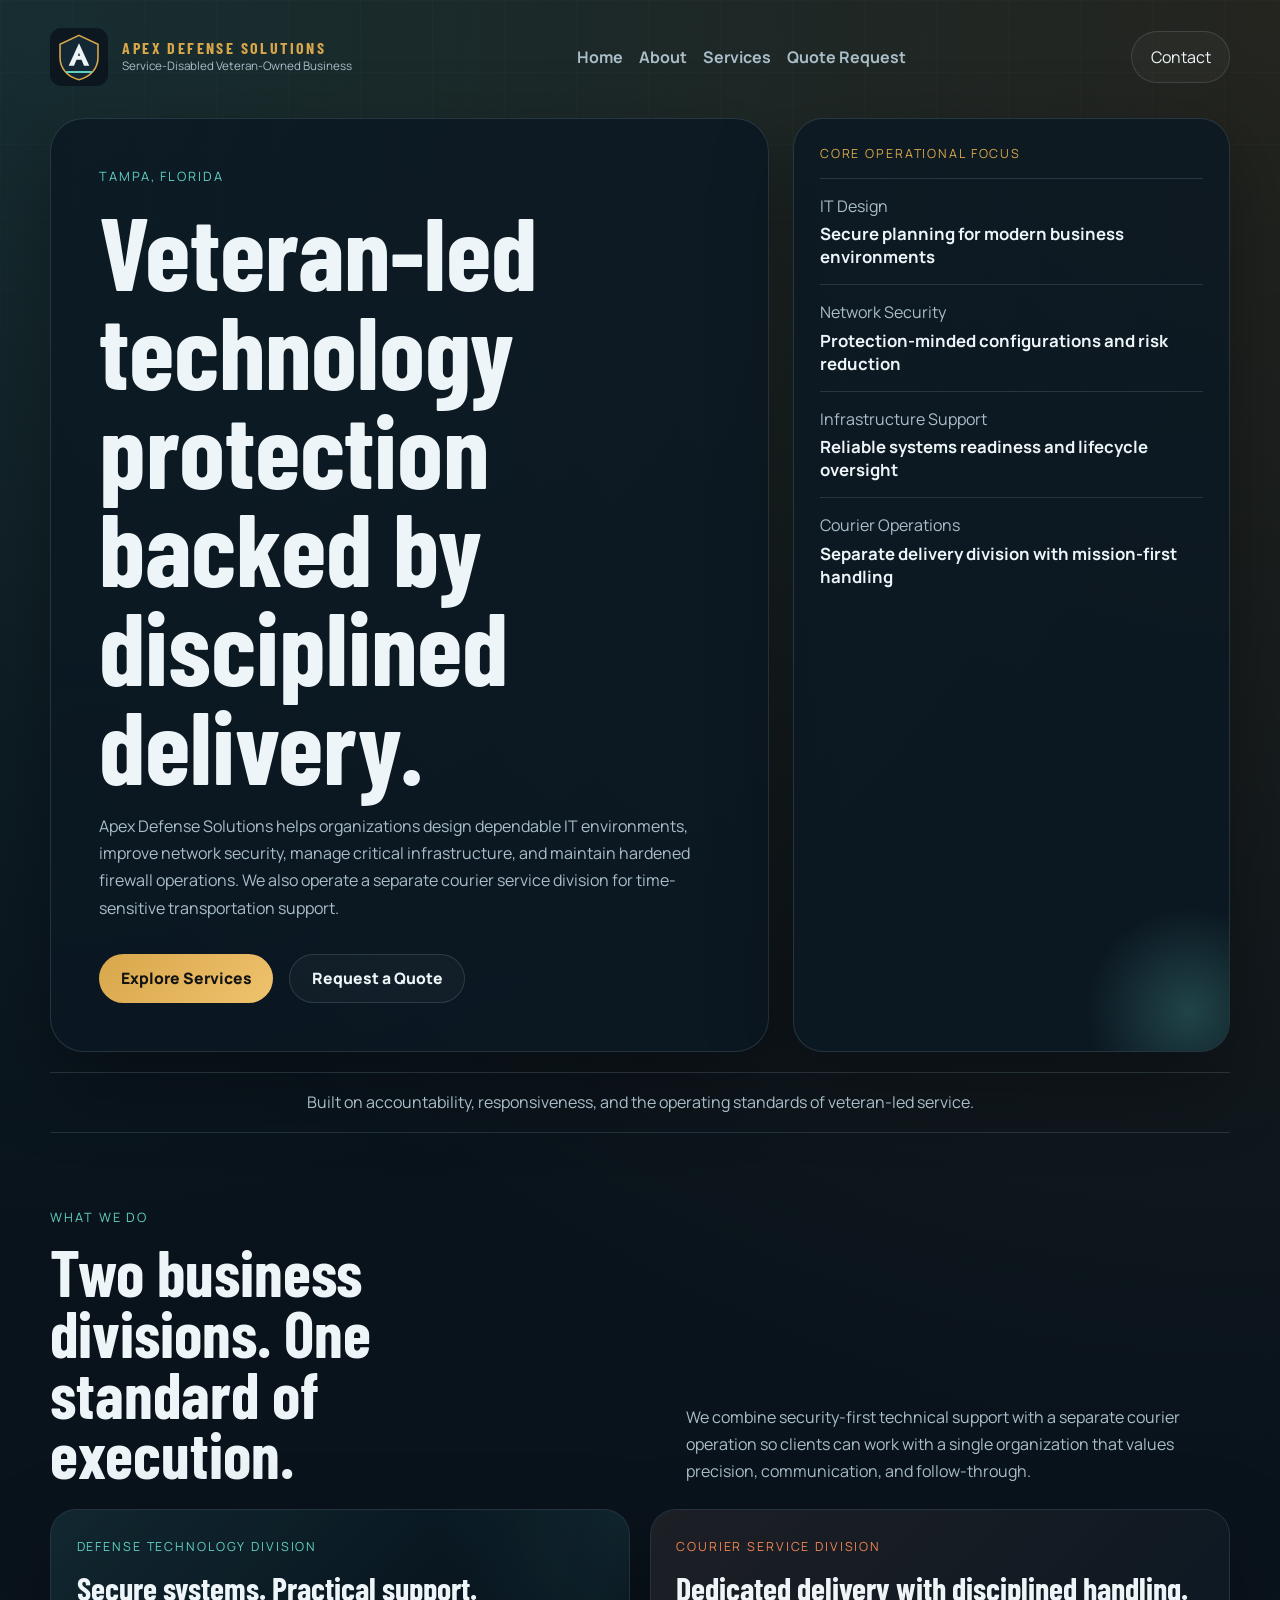
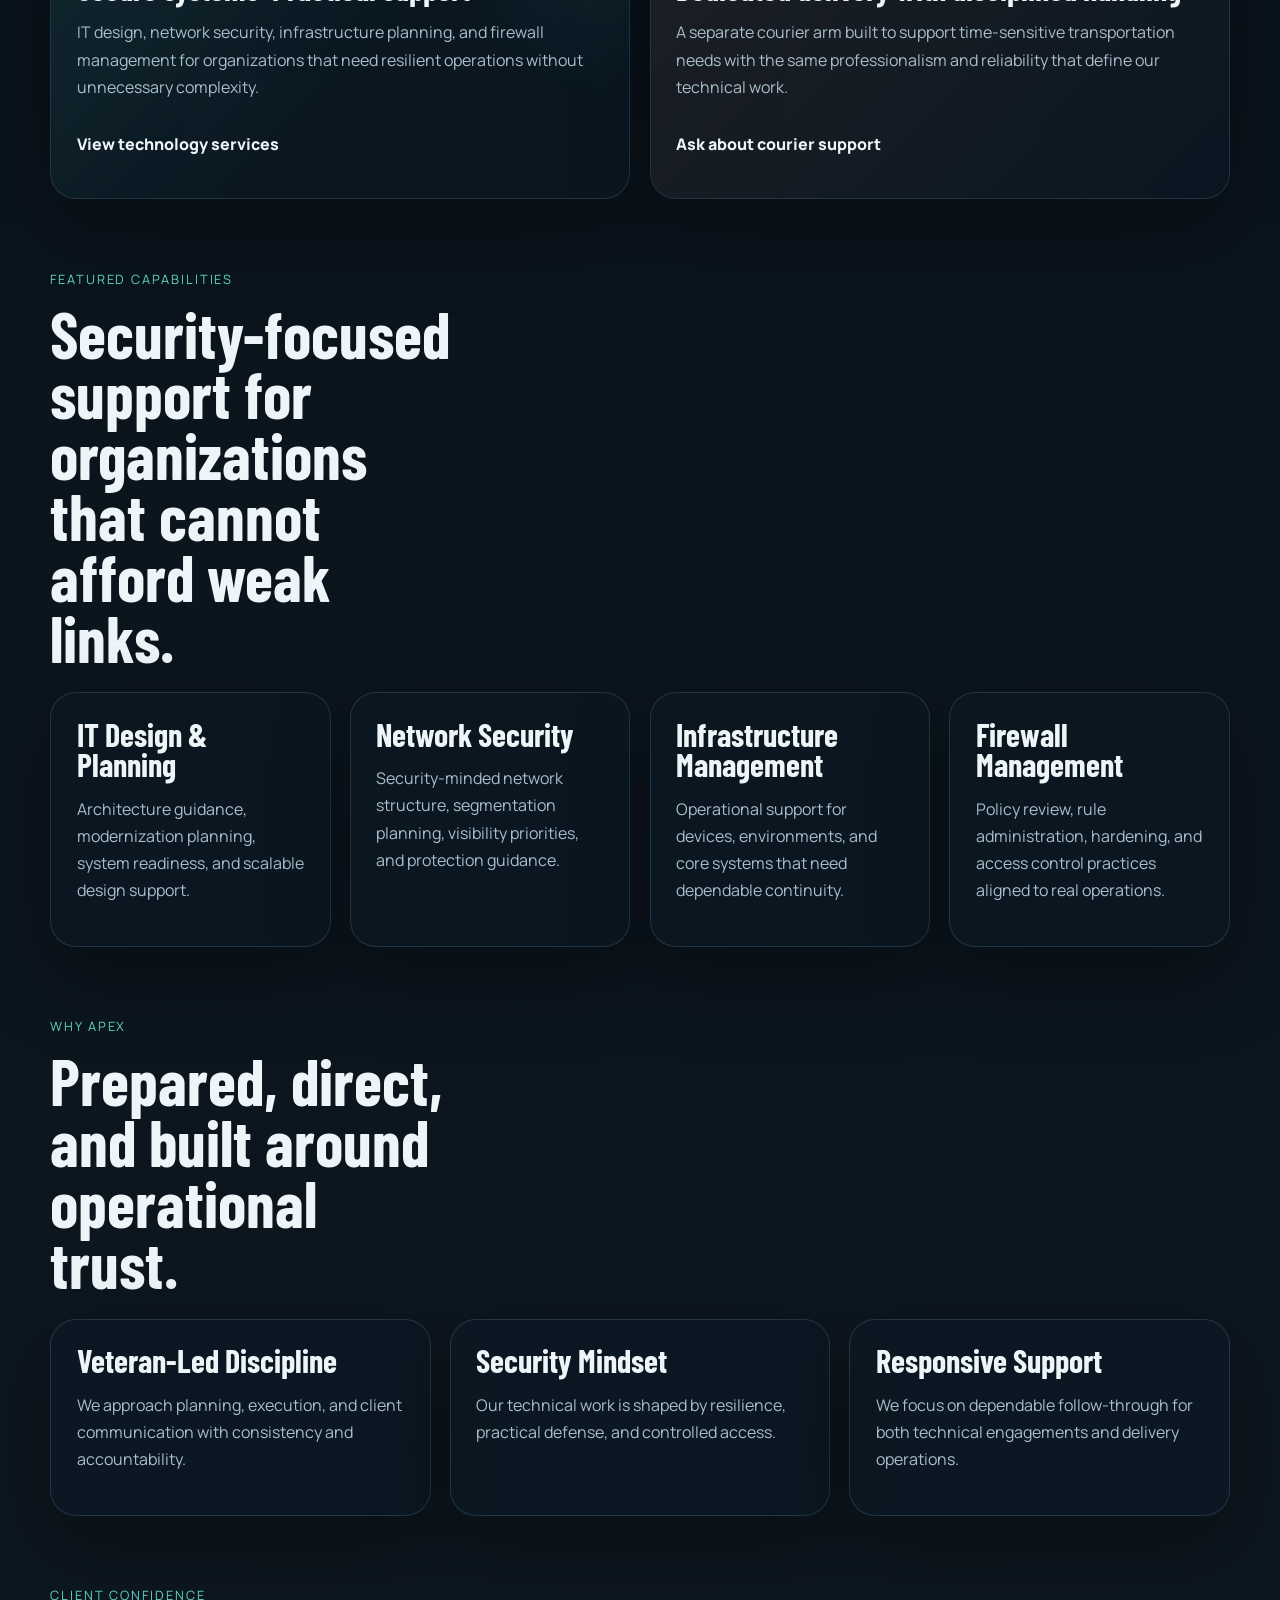
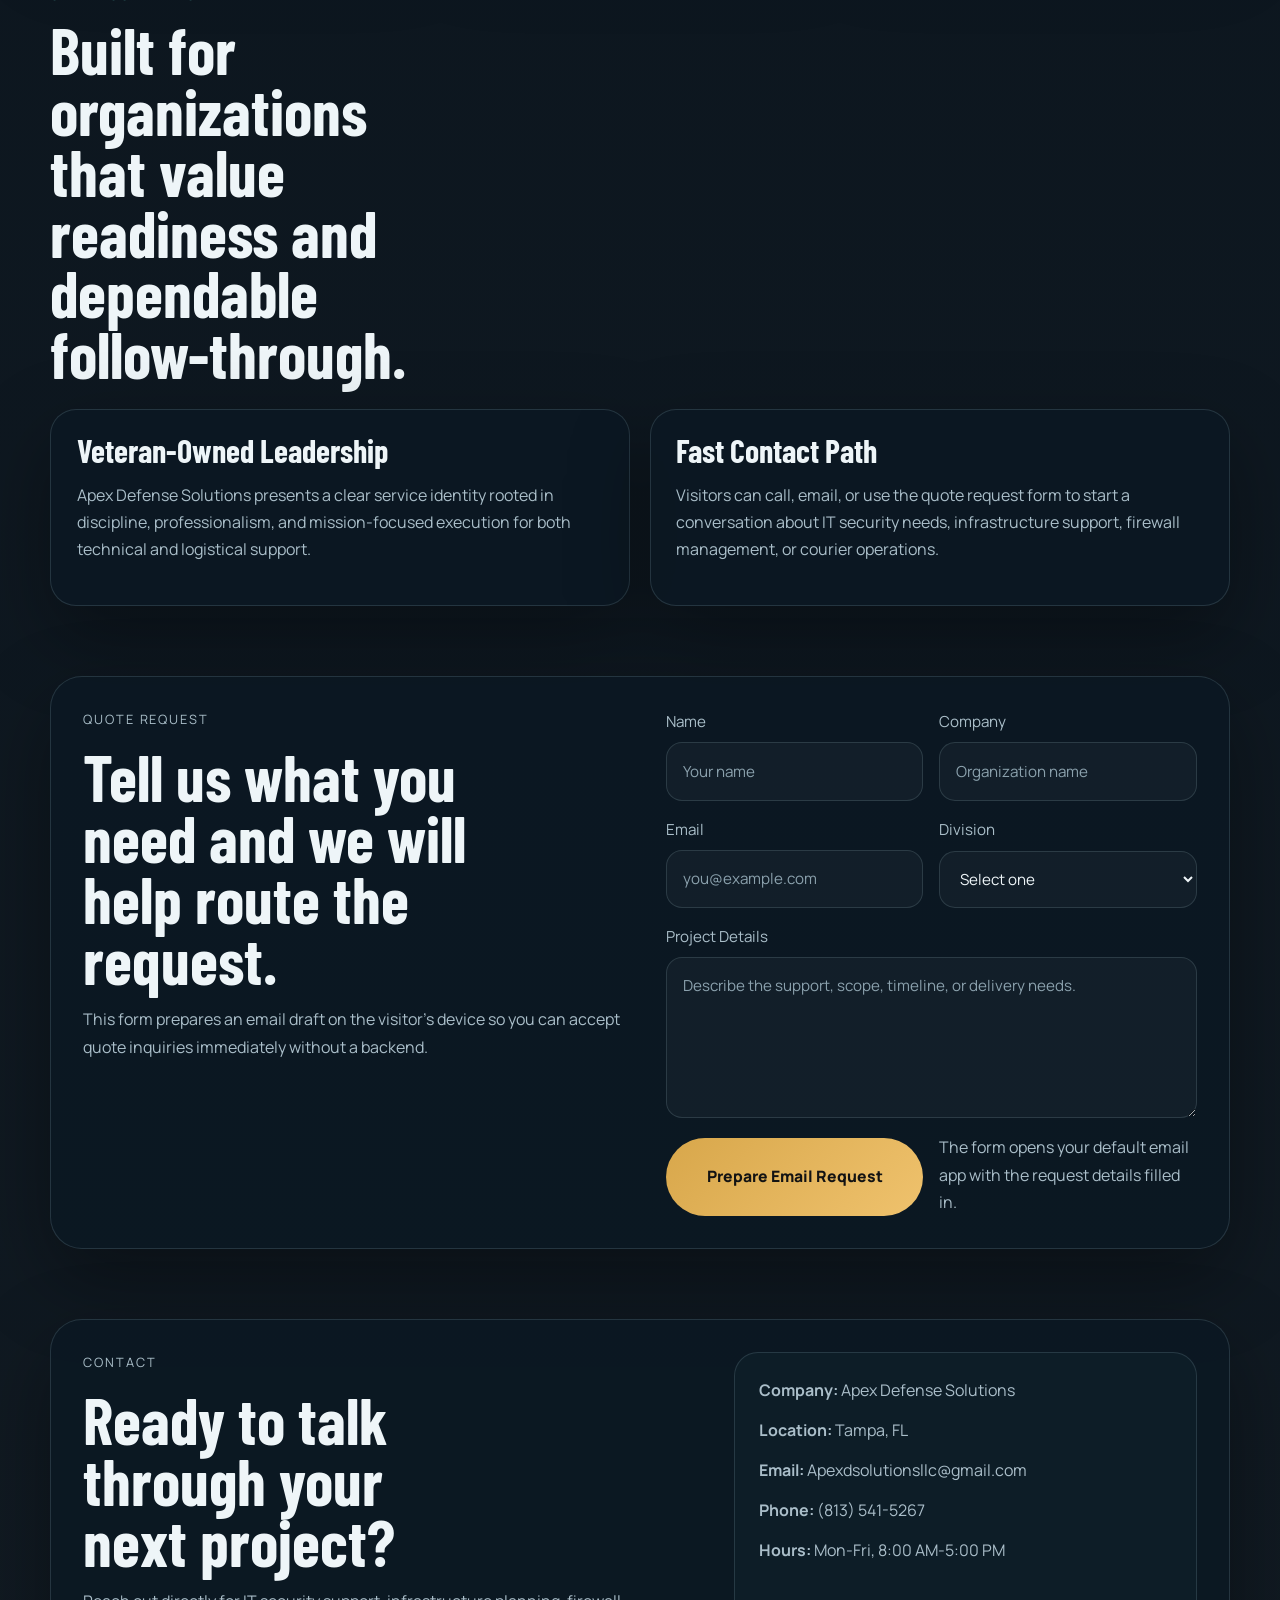
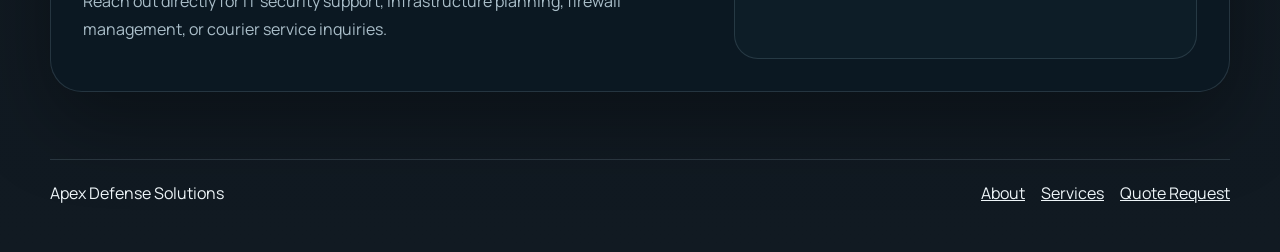
<file: index.html>
<!DOCTYPE html>
<html lang="en">
  <head>
    <meta charset="UTF-8" />
    <meta name="viewport" content="width=device-width, initial-scale=1.0" />
    <title>Apex Defense Solutions | Veteran-Led IT Security and Courier Operations</title>
    <meta
      name="description"
      content="Apex Defense Solutions is a service-disabled veteran-owned business in Tampa, Florida providing IT design, network security, infrastructure support, firewall management, and courier services."
    />
    <meta name="robots" content="index, follow" />
    <meta name="theme-color" content="#081119" />
    <link rel="canonical" href="https://apexdsolutions.com/" />
    <meta property="og:type" content="website" />
    <meta property="og:site_name" content="Apex Defense Solutions" />
    <meta property="og:title" content="Apex Defense Solutions | Veteran-Led IT Security and Courier Operations" />
    <meta
      property="og:description"
      content="Veteran-led IT design, network security, infrastructure support, firewall management, and courier services based in Tampa, Florida."
    />
    <meta property="og:url" content="https://apexdsolutions.com/" />
    <meta property="og:image" content="https://apexdsolutions.com/social-card.png" />
    <meta property="og:image:alt" content="Apex Defense Solutions social preview card" />
    <meta name="twitter:card" content="summary_large_image" />
    <meta name="twitter:title" content="Apex Defense Solutions" />
    <meta
      name="twitter:description"
      content="Veteran-led IT design, network security, infrastructure support, firewall management, and courier services."
    />
    <meta name="twitter:image" content="https://apexdsolutions.com/social-card.png" />
    <link rel="icon" type="image/svg+xml" href="/favicon.svg" />
    <link rel="preconnect" href="https://fonts.googleapis.com" />
    <link rel="preconnect" href="https://fonts.gstatic.com" crossorigin />
    <link
      href="https://fonts.googleapis.com/css2?family=Barlow+Condensed:wght@500;600;700&family=Manrope:wght@400;500;600;700;800&display=swap"
      rel="stylesheet"
    />
    <link rel="stylesheet" href="./styles.css" />
  </head>
  <body>
    <div class="site-shell">
      <header class="topbar">
        <a class="brand" href="/" aria-label="Apex Defense Solutions home">
          <img src="./logo.svg" alt="Apex Defense Solutions logo" />
          <span>
            <strong>Apex Defense Solutions</strong>
            <small>Service-Disabled Veteran-Owned Business</small>
          </span>
        </a>
        <nav class="main-nav" aria-label="Primary">
          <a href="/">Home</a>
          <a href="./about.html">About</a>
          <a href="./services.html">Services</a>
          <a href="#quote">Quote Request</a>
        </nav>
        <a class="nav-cta" href="#contact">Contact</a>
      </header>

      <main>
        <section class="hero hero-home">
          <div class="hero-copy">
            <p class="kicker">Tampa, Florida</p>
            <h1>Veteran-led technology protection backed by disciplined delivery.</h1>
            <p class="lead">
              Apex Defense Solutions helps organizations design dependable IT environments, improve
              network security, manage critical infrastructure, and maintain hardened firewall
              operations. We also operate a separate courier service division for time-sensitive
              transportation support.
            </p>
            <div class="hero-actions">
              <a class="button button-primary" href="./services.html">Explore Services</a>
              <a class="button button-secondary" href="#quote">Request a Quote</a>
            </div>
          </div>

          <aside class="hero-card">
            <p class="card-label">Core Operational Focus</p>
            <ul class="stat-list">
              <li>
                <span>IT Design</span>
                <strong>Secure planning for modern business environments</strong>
              </li>
              <li>
                <span>Network Security</span>
                <strong>Protection-minded configurations and risk reduction</strong>
              </li>
              <li>
                <span>Infrastructure Support</span>
                <strong>Reliable systems readiness and lifecycle oversight</strong>
              </li>
              <li>
                <span>Courier Operations</span>
                <strong>Separate delivery division with mission-first handling</strong>
              </li>
            </ul>
          </aside>
        </section>

        <section class="trust-band">
          <p>Built on accountability, responsiveness, and the operating standards of veteran-led service.</p>
        </section>

        <section class="section">
          <div class="section-heading">
            <div>
              <p class="section-kicker">What We Do</p>
              <h2>Two business divisions. One standard of execution.</h2>
            </div>
            <p class="section-summary">
              We combine security-first technical support with a separate courier operation so
              clients can work with a single organization that values precision, communication, and
              follow-through.
            </p>
          </div>

          <div class="division-grid">
            <article class="division-card tech">
              <p class="division-tag">Defense Technology Division</p>
              <h3>Secure systems. Practical support.</h3>
              <p>
                IT design, network security, infrastructure planning, and firewall management for
                organizations that need resilient operations without unnecessary complexity.
              </p>
              <a class="text-link" href="./services.html">View technology services</a>
            </article>
            <article class="division-card courier">
              <p class="division-tag">Courier Service Division</p>
              <h3>Dedicated delivery with disciplined handling.</h3>
              <p>
                A separate courier arm built to support time-sensitive transportation needs with the
                same professionalism and reliability that define our technical work.
              </p>
              <a class="text-link" href="#quote">Ask about courier support</a>
            </article>
          </div>
        </section>

        <section class="section">
          <div class="section-heading">
            <div>
              <p class="section-kicker">Featured Capabilities</p>
              <h2>Security-focused support for organizations that cannot afford weak links.</h2>
            </div>
          </div>

          <div class="service-grid">
            <article class="service-card">
              <h3>IT Design & Planning</h3>
              <p>Architecture guidance, modernization planning, system readiness, and scalable design support.</p>
            </article>
            <article class="service-card">
              <h3>Network Security</h3>
              <p>Security-minded network structure, segmentation planning, visibility priorities, and protection guidance.</p>
            </article>
            <article class="service-card">
              <h3>Infrastructure Management</h3>
              <p>Operational support for devices, environments, and core systems that need dependable continuity.</p>
            </article>
            <article class="service-card">
              <h3>Firewall Management</h3>
              <p>Policy review, rule administration, hardening, and access control practices aligned to real operations.</p>
            </article>
          </div>
        </section>

        <section class="section values-section">
          <div class="section-heading narrow">
            <div>
              <p class="section-kicker">Why Apex</p>
              <h2>Prepared, direct, and built around operational trust.</h2>
            </div>
          </div>

          <div class="values-grid">
            <article>
              <h3>Veteran-Led Discipline</h3>
              <p>We approach planning, execution, and client communication with consistency and accountability.</p>
            </article>
            <article>
              <h3>Security Mindset</h3>
              <p>Our technical work is shaped by resilience, practical defense, and controlled access.</p>
            </article>
            <article>
              <h3>Responsive Support</h3>
              <p>We focus on dependable follow-through for both technical engagements and delivery operations.</p>
            </article>
          </div>
        </section>

        <section class="section">
          <div class="section-heading">
            <div>
              <p class="section-kicker">Client Confidence</p>
              <h2>Built for organizations that value readiness and dependable follow-through.</h2>
            </div>
          </div>

          <div class="story-grid">
            <article class="story-card">
              <h3>Veteran-Owned Leadership</h3>
              <p>
                Apex Defense Solutions presents a clear service identity rooted in discipline,
                professionalism, and mission-focused execution for both technical and logistical
                support.
              </p>
            </article>
            <article class="story-card">
              <h3>Fast Contact Path</h3>
              <p>
                Visitors can call, email, or use the quote request form to start a conversation
                about IT security needs, infrastructure support, firewall management, or courier
                operations.
              </p>
            </article>
          </div>
        </section>

        <section class="section quote-section" id="quote">
          <div class="contact-panel">
            <div>
              <p class="section-kicker">Quote Request</p>
              <h2>Tell us what you need and we will help route the request.</h2>
              <p>
                This form prepares an email draft on the visitor's device so you can accept quote
                inquiries immediately without a backend.
              </p>
            </div>

            <form class="quote-form" data-quote-form>
              <label>
                Name
                <input type="text" name="name" placeholder="Your name" required />
              </label>
              <label>
                Company
                <input type="text" name="company" placeholder="Organization name" />
              </label>
              <label>
                Email
                <input type="email" name="email" placeholder="you@example.com" required />
              </label>
              <label>
                Division
                <select name="division" required>
                  <option value="">Select one</option>
                  <option>Defense Technology</option>
                  <option>Courier Services</option>
                  <option>Not Sure Yet</option>
                </select>
              </label>
              <label class="full">
                Project Details
                <textarea
                  name="details"
                  rows="5"
                  placeholder="Describe the support, scope, timeline, or delivery needs."
                  required
                ></textarea>
              </label>
              <input type="hidden" name="target" value="Apexdsolutionsllc@gmail.com" />
              <button class="button button-primary" type="submit">Prepare Email Request</button>
              <p class="form-note" data-form-note>
                The form opens your default email app with the request details filled in.
              </p>
            </form>
          </div>
        </section>

        <section class="section contact-section" id="contact">
          <div class="contact-panel compact">
            <div>
              <p class="section-kicker">Contact</p>
              <h2>Ready to talk through your next project?</h2>
              <p>
                Reach out directly for IT security support, infrastructure planning, firewall
                management, or courier service inquiries.
              </p>
            </div>

            <div class="contact-box">
              <p class="contact-line"><strong>Company:</strong> Apex Defense Solutions</p>
              <p class="contact-line"><strong>Location:</strong> Tampa, FL</p>
              <p class="contact-line"><strong>Email:</strong> Apexdsolutionsllc@gmail.com</p>
              <p class="contact-line"><strong>Phone:</strong> (813) 541-5267</p>
              <p class="contact-line"><strong>Hours:</strong> Mon-Fri, 8:00 AM-5:00 PM</p>
            </div>
          </div>
        </section>
      </main>

      <footer class="site-footer">
        <p>Apex Defense Solutions</p>
        <nav aria-label="Footer">
          <a href="./about.html">About</a>
          <a href="./services.html">Services</a>
          <a href="#quote">Quote Request</a>
        </nav>
      </footer>
    </div>

    <script src="./script.js"></script>
  </body>
</html>
</file>
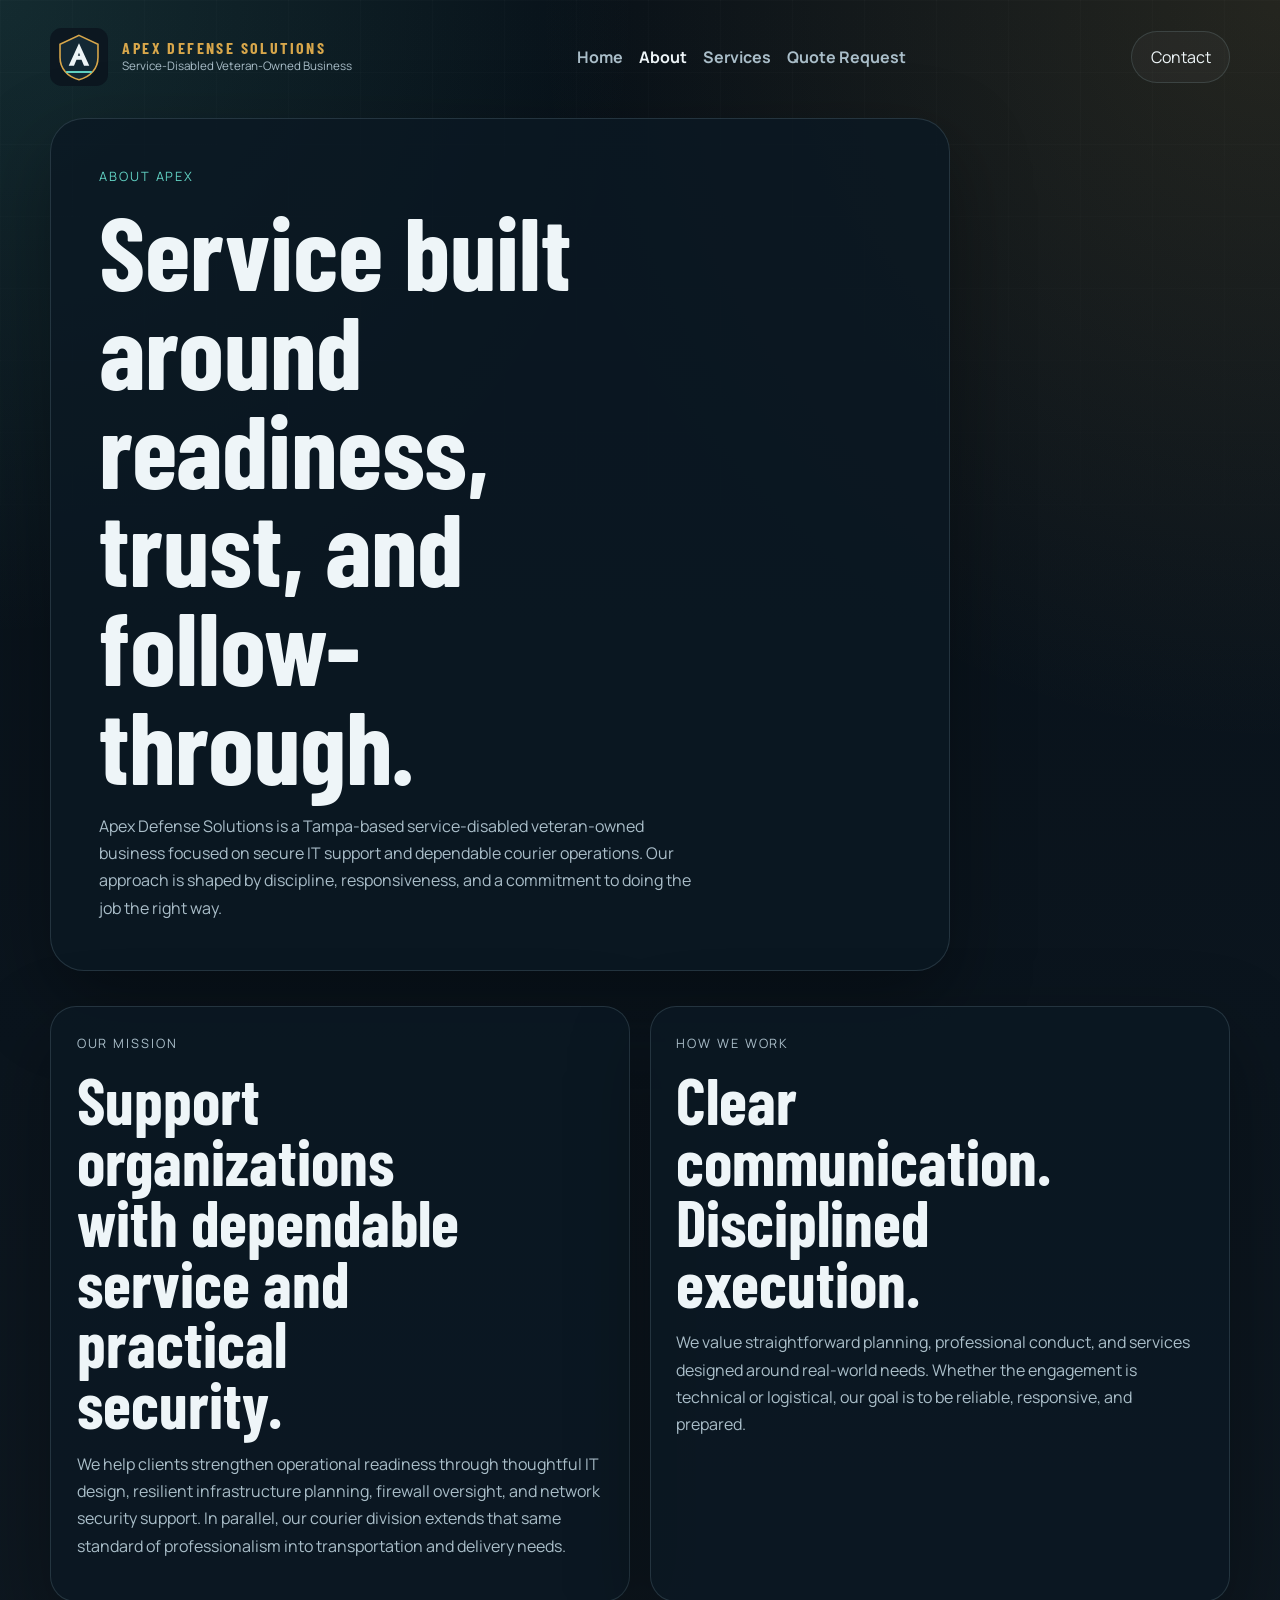
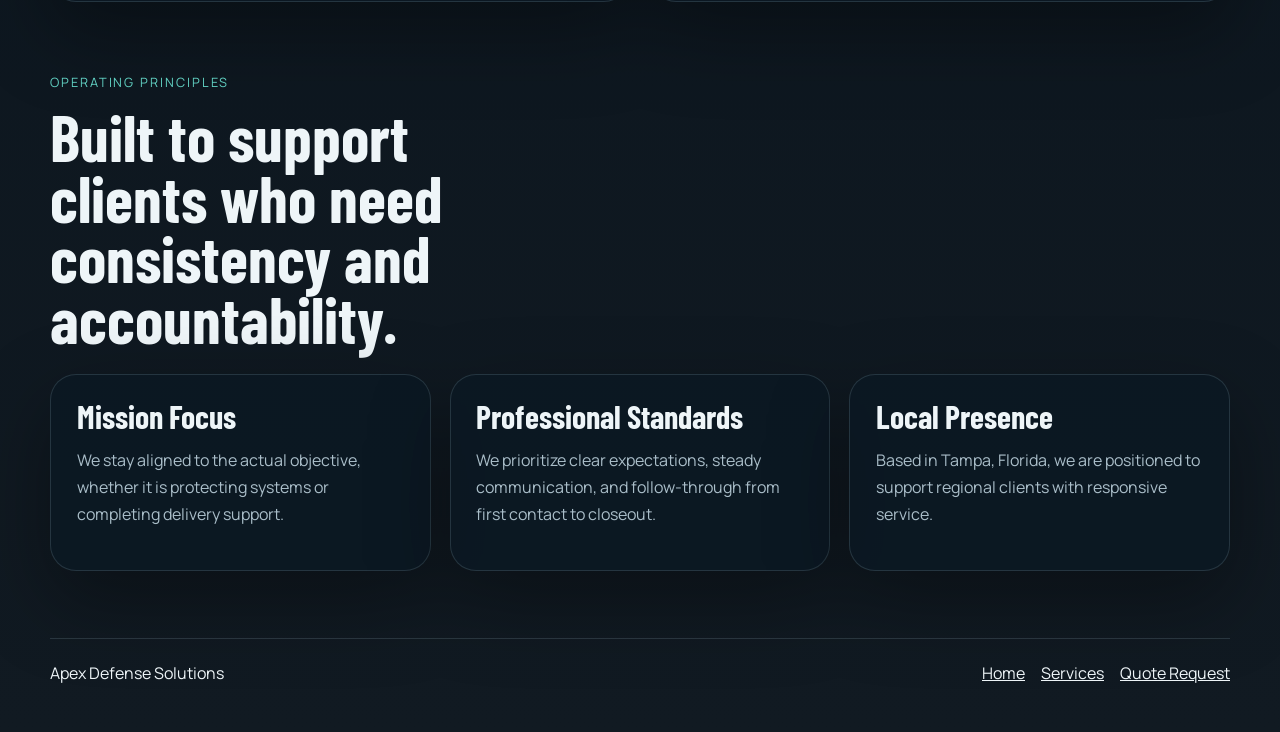
<file: about.html>
<!DOCTYPE html>
<html lang="en">
  <head>
    <meta charset="UTF-8" />
    <meta name="viewport" content="width=device-width, initial-scale=1.0" />
    <title>About | Apex Defense Solutions</title>
    <meta
      name="description"
      content="Learn about Apex Defense Solutions, a service-disabled veteran-owned business in Tampa, Florida serving clients with IT security and courier operations."
    />
    <meta name="robots" content="index, follow" />
    <meta name="theme-color" content="#081119" />
    <link rel="canonical" href="https://apexdsolutions.com/about.html" />
    <meta property="og:type" content="website" />
    <meta property="og:site_name" content="Apex Defense Solutions" />
    <meta property="og:title" content="About Apex Defense Solutions" />
    <meta
      property="og:description"
      content="Learn about Apex Defense Solutions, a Tampa-based, service-disabled veteran-owned business focused on secure IT support and courier operations."
    />
    <meta property="og:url" content="https://apexdsolutions.com/about.html" />
    <meta property="og:image" content="https://apexdsolutions.com/social-card.png" />
    <meta property="og:image:alt" content="Apex Defense Solutions social preview card" />
    <meta name="twitter:card" content="summary_large_image" />
    <meta name="twitter:title" content="About Apex Defense Solutions" />
    <meta
      name="twitter:description"
      content="Veteran-led support built around readiness, trust, and dependable execution."
    />
    <meta name="twitter:image" content="https://apexdsolutions.com/social-card.png" />
    <link rel="icon" type="image/svg+xml" href="/favicon.svg" />
    <link rel="preconnect" href="https://fonts.googleapis.com" />
    <link rel="preconnect" href="https://fonts.gstatic.com" crossorigin />
    <link
      href="https://fonts.googleapis.com/css2?family=Barlow+Condensed:wght@500;600;700&family=Manrope:wght@400;500;600;700;800&display=swap"
      rel="stylesheet"
    />
    <link rel="stylesheet" href="./styles.css" />
  </head>
  <body>
    <div class="site-shell">
      <header class="topbar">
        <a class="brand" href="/" aria-label="Apex Defense Solutions home">
          <img src="./logo.svg" alt="Apex Defense Solutions logo" />
          <span>
            <strong>Apex Defense Solutions</strong>
            <small>Service-Disabled Veteran-Owned Business</small>
          </span>
        </a>
        <nav class="main-nav" aria-label="Primary">
          <a href="/">Home</a>
          <a href="./about.html" aria-current="page">About</a>
          <a href="./services.html">Services</a>
          <a href="./index.html#quote">Quote Request</a>
        </nav>
        <a class="nav-cta" href="./index.html#contact">Contact</a>
      </header>

      <main>
        <section class="hero hero-page">
          <div class="hero-copy single">
            <p class="kicker">About Apex</p>
            <h1>Service built around readiness, trust, and follow-through.</h1>
            <p class="lead">
              Apex Defense Solutions is a Tampa-based service-disabled veteran-owned business
              focused on secure IT support and dependable courier operations. Our approach is shaped
              by discipline, responsiveness, and a commitment to doing the job the right way.
            </p>
          </div>
        </section>

        <section class="section story-grid">
          <article class="story-card">
            <p class="section-kicker">Our Mission</p>
            <h2>Support organizations with dependable service and practical security.</h2>
            <p>
              We help clients strengthen operational readiness through thoughtful IT design,
              resilient infrastructure planning, firewall oversight, and network security support.
              In parallel, our courier division extends that same standard of professionalism into
              transportation and delivery needs.
            </p>
          </article>
          <article class="story-card">
            <p class="section-kicker">How We Work</p>
            <h2>Clear communication. Disciplined execution.</h2>
            <p>
              We value straightforward planning, professional conduct, and services designed around
              real-world needs. Whether the engagement is technical or logistical, our goal is to be
              reliable, responsive, and prepared.
            </p>
          </article>
        </section>

        <section class="section">
          <div class="section-heading narrow">
            <div>
              <p class="section-kicker">Operating Principles</p>
              <h2>Built to support clients who need consistency and accountability.</h2>
            </div>
          </div>
          <div class="values-grid">
            <article>
              <h3>Mission Focus</h3>
              <p>We stay aligned to the actual objective, whether it is protecting systems or completing delivery support.</p>
            </article>
            <article>
              <h3>Professional Standards</h3>
              <p>We prioritize clear expectations, steady communication, and follow-through from first contact to closeout.</p>
            </article>
            <article>
              <h3>Local Presence</h3>
              <p>Based in Tampa, Florida, we are positioned to support regional clients with responsive service.</p>
            </article>
          </div>
        </section>
      </main>

      <footer class="site-footer">
        <p>Apex Defense Solutions</p>
        <nav aria-label="Footer">
          <a href="/">Home</a>
          <a href="./services.html">Services</a>
          <a href="./index.html#quote">Quote Request</a>
        </nav>
      </footer>
    </div>
  </body>
</html>
</file>
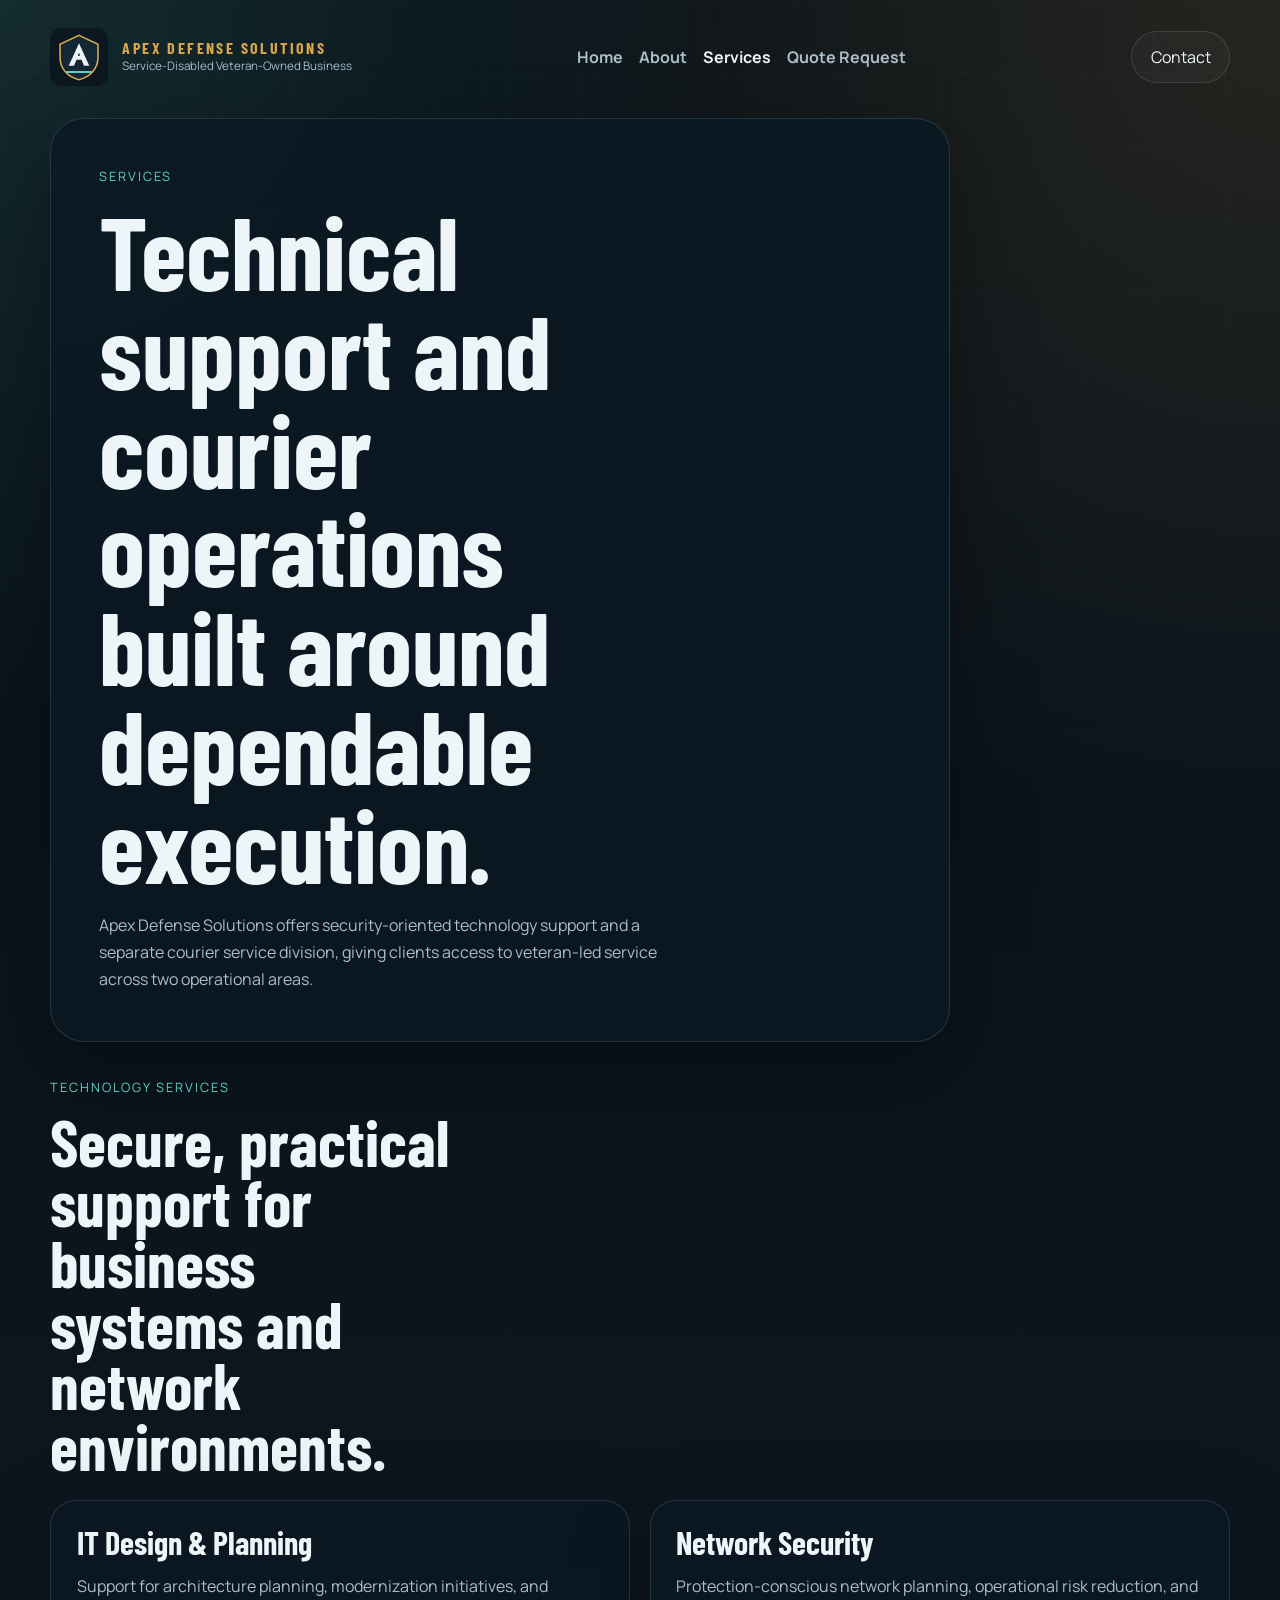
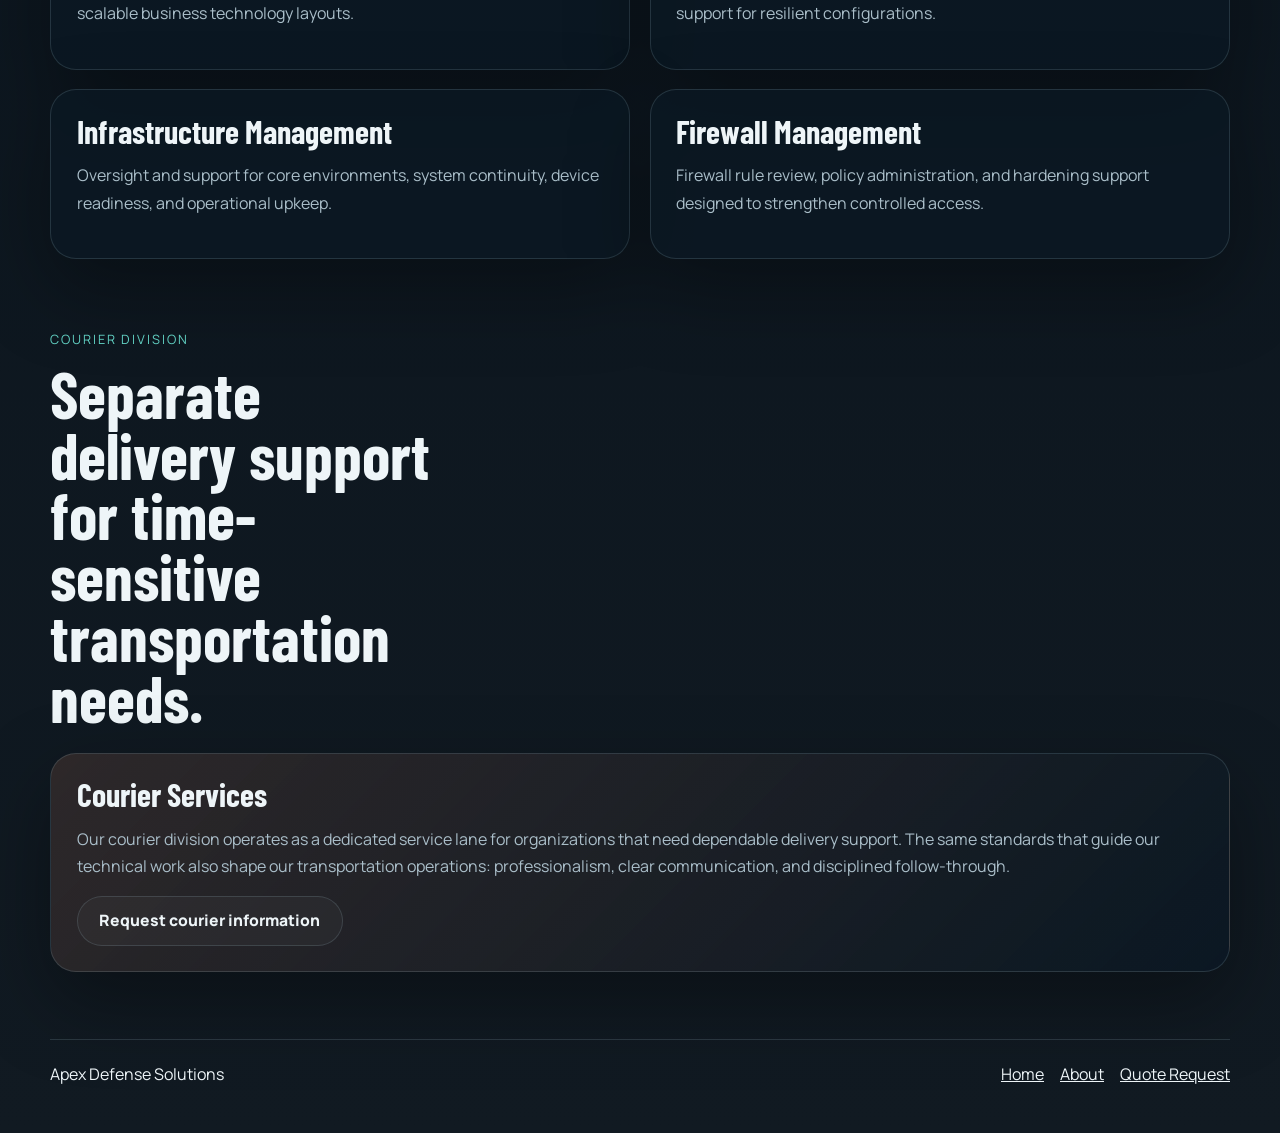
<file: services.html>
<!DOCTYPE html>
<html lang="en">
  <head>
    <meta charset="UTF-8" />
    <meta name="viewport" content="width=device-width, initial-scale=1.0" />
    <title>Services | Apex Defense Solutions</title>
    <meta
      name="description"
      content="Review IT design, network security, infrastructure management, firewall administration, and courier service offerings from Apex Defense Solutions."
    />
    <meta name="robots" content="index, follow" />
    <meta name="theme-color" content="#081119" />
    <link rel="canonical" href="https://apexdsolutions.com/services.html" />
    <meta property="og:type" content="website" />
    <meta property="og:site_name" content="Apex Defense Solutions" />
    <meta property="og:title" content="Services | Apex Defense Solutions" />
    <meta
      property="og:description"
      content="Explore IT design, network security, infrastructure management, firewall administration, and courier support from Apex Defense Solutions."
    />
    <meta property="og:url" content="https://apexdsolutions.com/services.html" />
    <meta property="og:image" content="https://apexdsolutions.com/social-card.png" />
    <meta property="og:image:alt" content="Apex Defense Solutions social preview card" />
    <meta name="twitter:card" content="summary_large_image" />
    <meta name="twitter:title" content="Services | Apex Defense Solutions" />
    <meta
      name="twitter:description"
      content="Security-oriented technology services and courier operations built around dependable execution."
    />
    <meta name="twitter:image" content="https://apexdsolutions.com/social-card.png" />
    <link rel="icon" type="image/svg+xml" href="/favicon.svg" />
    <link rel="preconnect" href="https://fonts.googleapis.com" />
    <link rel="preconnect" href="https://fonts.gstatic.com" crossorigin />
    <link
      href="https://fonts.googleapis.com/css2?family=Barlow+Condensed:wght@500;600;700&family=Manrope:wght@400;500;600;700;800&display=swap"
      rel="stylesheet"
    />
    <link rel="stylesheet" href="./styles.css" />
  </head>
  <body>
    <div class="site-shell">
      <header class="topbar">
        <a class="brand" href="/" aria-label="Apex Defense Solutions home">
          <img src="./logo.svg" alt="Apex Defense Solutions logo" />
          <span>
            <strong>Apex Defense Solutions</strong>
            <small>Service-Disabled Veteran-Owned Business</small>
          </span>
        </a>
        <nav class="main-nav" aria-label="Primary">
          <a href="/">Home</a>
          <a href="./about.html">About</a>
          <a href="./services.html" aria-current="page">Services</a>
          <a href="./index.html#quote">Quote Request</a>
        </nav>
        <a class="nav-cta" href="./index.html#contact">Contact</a>
      </header>

      <main>
        <section class="hero hero-page">
          <div class="hero-copy single">
            <p class="kicker">Services</p>
            <h1>Technical support and courier operations built around dependable execution.</h1>
            <p class="lead">
              Apex Defense Solutions offers security-oriented technology support and a separate
              courier service division, giving clients access to veteran-led service across two
              operational areas.
            </p>
          </div>
        </section>

        <section class="section">
          <div class="section-heading">
            <div>
              <p class="section-kicker">Technology Services</p>
              <h2>Secure, practical support for business systems and network environments.</h2>
            </div>
          </div>
          <div class="service-grid service-grid-stacked">
            <article class="service-card">
              <h3>IT Design & Planning</h3>
              <p>Support for architecture planning, modernization initiatives, and scalable business technology layouts.</p>
            </article>
            <article class="service-card">
              <h3>Network Security</h3>
              <p>Protection-conscious network planning, operational risk reduction, and support for resilient configurations.</p>
            </article>
            <article class="service-card">
              <h3>Infrastructure Management</h3>
              <p>Oversight and support for core environments, system continuity, device readiness, and operational upkeep.</p>
            </article>
            <article class="service-card">
              <h3>Firewall Management</h3>
              <p>Firewall rule review, policy administration, and hardening support designed to strengthen controlled access.</p>
            </article>
          </div>
        </section>

        <section class="section">
          <div class="section-heading">
            <div>
              <p class="section-kicker">Courier Division</p>
              <h2>Separate delivery support for time-sensitive transportation needs.</h2>
            </div>
          </div>
          <div class="story-grid single-column">
            <article class="story-card courier-panel">
              <h3>Courier Services</h3>
              <p>
                Our courier division operates as a dedicated service lane for organizations that
                need dependable delivery support. The same standards that guide our technical work
                also shape our transportation operations: professionalism, clear communication, and
                disciplined follow-through.
              </p>
              <a class="button button-secondary" href="./index.html#quote">Request courier information</a>
            </article>
          </div>
        </section>
      </main>

      <footer class="site-footer">
        <p>Apex Defense Solutions</p>
        <nav aria-label="Footer">
          <a href="/">Home</a>
          <a href="./about.html">About</a>
          <a href="./index.html#quote">Quote Request</a>
        </nav>
      </footer>
    </div>

    <script src="./script.js"></script>
  </body>
</html>
</file>
<file: styles.css>
:root {
  --bg: #081119;
  --panel: rgba(11, 24, 35, 0.84);
  --panel-soft: rgba(15, 31, 43, 0.74);
  --line: rgba(157, 187, 201, 0.18);
  --text: #eef5f8;
  --muted: #aabec9;
  --accent: #d8a74b;
  --signal: #61d0c2;
  --courier: #ef8354;
  --shadow: 0 30px 80px rgba(0, 0, 0, 0.34);
}

* {
  box-sizing: border-box;
}

html {
  scroll-behavior: smooth;
}

body {
  margin: 0;
  min-height: 100vh;
  color: var(--text);
  font-family: "Manrope", sans-serif;
  background:
    radial-gradient(circle at top left, rgba(97, 208, 194, 0.14), transparent 24%),
    radial-gradient(circle at top right, rgba(216, 167, 75, 0.14), transparent 28%),
    linear-gradient(180deg, #071018 0%, #0b151e 45%, #111a22 100%);
}

body::before {
  content: "";
  position: fixed;
  inset: 0;
  pointer-events: none;
  background-image:
    linear-gradient(rgba(255, 255, 255, 0.03) 1px, transparent 1px),
    linear-gradient(90deg, rgba(255, 255, 255, 0.03) 1px, transparent 1px);
  background-size: 72px 72px;
  mask-image: linear-gradient(to bottom, rgba(0, 0, 0, 0.55), transparent 85%);
}

a {
  color: inherit;
}

img {
  display: block;
  max-width: 100%;
}

.site-shell {
  width: min(1180px, calc(100% - 2rem));
  margin: 0 auto;
  padding: 1rem 0 3rem;
}

.topbar,
.hero,
.section,
.trust-band,
.site-footer {
  animation: rise 0.8s ease both;
}

.topbar {
  display: flex;
  align-items: center;
  justify-content: space-between;
  gap: 1rem;
  padding: 0.75rem 0 2rem;
}

.brand {
  display: inline-flex;
  align-items: center;
  gap: 0.9rem;
  text-decoration: none;
}

.brand img {
  width: 58px;
  height: 58px;
  flex: none;
}

.brand span {
  display: grid;
  gap: 0.18rem;
}

.brand strong,
.kicker,
.section-kicker,
.division-tag,
.card-label {
  text-transform: uppercase;
  letter-spacing: 0.15em;
}

.brand strong {
  font: 700 1rem/1 "Barlow Condensed", sans-serif;
  color: var(--accent);
}

.brand small {
  font-size: 0.73rem;
  color: var(--muted);
}

.main-nav {
  display: flex;
  gap: 1rem;
  align-items: center;
  flex-wrap: wrap;
}

.main-nav a,
.nav-cta,
.button,
.text-link {
  text-decoration: none;
}

.main-nav a {
  color: var(--muted);
  font-weight: 700;
}

.main-nav a[aria-current="page"] {
  color: var(--text);
}

.nav-cta {
  border: 1px solid var(--line);
  border-radius: 999px;
  padding: 0.9rem 1.15rem;
  background: rgba(255, 255, 255, 0.03);
  transition: transform 0.25s ease, border-color 0.25s ease;
}

.nav-cta:hover,
.button:hover,
.text-link:hover {
  transform: translateY(-2px);
}

.hero {
  display: grid;
  gap: 1.5rem;
}

.hero-home {
  grid-template-columns: minmax(0, 1.4fr) minmax(300px, 0.85fr);
  align-items: stretch;
}

.hero-page {
  grid-template-columns: 1fr;
}

.hero-copy,
.hero-card,
.service-card,
.division-card,
.story-card,
.contact-panel,
.values-grid article {
  background: var(--panel);
  border: 1px solid var(--line);
  box-shadow: var(--shadow);
  backdrop-filter: blur(16px);
}

.hero-copy {
  border-radius: 34px;
  padding: 3rem;
}

.hero-copy.single {
  max-width: 900px;
}

.kicker,
.section-kicker {
  margin: 0 0 1rem;
  font-size: 0.8rem;
  color: var(--signal);
}

h1,
h2,
h3 {
  margin: 0;
  font-family: "Barlow Condensed", sans-serif;
  line-height: 0.95;
}

h1 {
  max-width: 10.5ch;
  font-size: clamp(3.2rem, 9vw, 6.5rem);
}

h2 {
  max-width: 14ch;
  font-size: clamp(2.3rem, 6vw, 4rem);
}

h3 {
  font-size: 2rem;
  margin-bottom: 0.8rem;
}

.lead,
.section-summary,
.service-card p,
.division-card p,
.story-card p,
.values-grid p,
.contact-panel p,
.quote-form label,
.form-note,
.trust-band p,
.contact-line {
  color: var(--muted);
  line-height: 1.7;
}

.lead {
  max-width: 60ch;
  margin: 1.2rem 0 0;
}

.hero-actions {
  display: flex;
  gap: 1rem;
  flex-wrap: wrap;
  margin-top: 2rem;
}

.button {
  display: inline-flex;
  justify-content: center;
  align-items: center;
  padding: 1rem 1.35rem;
  border: 0;
  border-radius: 999px;
  font: 800 0.98rem/1 "Manrope", sans-serif;
  cursor: pointer;
  transition: transform 0.25s ease, background 0.25s ease;
}

.button-primary {
  background: linear-gradient(135deg, var(--accent), #efc26d);
  color: #131313;
}

.button-secondary {
  background: rgba(255, 255, 255, 0.03);
  border: 1px solid var(--line);
  color: var(--text);
}

.text-link {
  display: inline-block;
  margin-top: 1rem;
  color: var(--text);
  font-weight: 800;
}

.hero-card {
  position: relative;
  overflow: hidden;
  border-radius: 30px;
  padding: 1.6rem;
}

.hero-card::after {
  content: "";
  position: absolute;
  inset: auto -4rem -4rem auto;
  width: 13rem;
  height: 13rem;
  border-radius: 50%;
  background: radial-gradient(circle, rgba(97, 208, 194, 0.24), transparent 70%);
}

.card-label {
  margin: 0 0 1rem;
  font-size: 0.78rem;
  color: var(--accent);
}

.stat-list {
  margin: 0;
  padding: 0;
  list-style: none;
  display: grid;
  gap: 1rem;
}

.stat-list li {
  border-top: 1px solid var(--line);
  padding-top: 1rem;
}

.stat-list span {
  display: block;
  margin-bottom: 0.35rem;
  color: var(--muted);
}

.stat-list strong {
  font-size: 1.05rem;
}

.trust-band {
  margin: 1.2rem 0 2.5rem;
  padding: 1rem 1.2rem;
  border-top: 1px solid var(--line);
  border-bottom: 1px solid var(--line);
}

.trust-band p {
  margin: 0;
  text-align: center;
}

.section {
  padding: 2.2rem 0;
}

.section-heading {
  display: flex;
  justify-content: space-between;
  align-items: end;
  gap: 1.5rem;
  margin-bottom: 1.5rem;
}

.section-summary {
  max-width: 34rem;
  margin: 0;
}

.service-grid,
.division-grid,
.values-grid,
.story-grid {
  display: grid;
  gap: 1.2rem;
}

.service-grid {
  grid-template-columns: repeat(4, minmax(0, 1fr));
}

.service-grid-stacked {
  grid-template-columns: repeat(2, minmax(0, 1fr));
}

.service-card,
.division-card,
.story-card,
.values-grid article {
  border-radius: 26px;
  padding: 1.6rem;
}

.division-grid {
  grid-template-columns: repeat(2, minmax(0, 1fr));
}

.division-card {
  position: relative;
  overflow: hidden;
  min-height: 290px;
}

.division-card::before {
  content: "";
  position: absolute;
  inset: 0;
  opacity: 0.58;
}

.division-card.tech::before {
  background:
    linear-gradient(135deg, rgba(97, 208, 194, 0.16), transparent 55%),
    radial-gradient(circle at top right, rgba(97, 208, 194, 0.15), transparent 30%);
}

.division-card.courier::before,
.courier-panel {
  background:
    linear-gradient(135deg, rgba(239, 131, 84, 0.15), rgba(11, 24, 35, 0.84)),
    var(--panel);
}

.division-card > *,
.courier-panel > * {
  position: relative;
}

.division-tag {
  margin: 0 0 1rem;
  font-size: 0.78rem;
}

.tech .division-tag {
  color: var(--signal);
}

.courier .division-tag {
  color: var(--courier);
}

.values-grid {
  grid-template-columns: repeat(3, minmax(0, 1fr));
}

.story-grid {
  grid-template-columns: repeat(2, minmax(0, 1fr));
}

.story-grid.single-column {
  grid-template-columns: 1fr;
}

.contact-panel {
  display: grid;
  grid-template-columns: minmax(0, 1fr) minmax(320px, 0.95fr);
  gap: 1.5rem;
  padding: 2rem;
  border-radius: 32px;
}

.contact-panel.compact {
  grid-template-columns: minmax(0, 1.15fr) minmax(280px, 0.85fr);
}

.quote-form {
  display: grid;
  grid-template-columns: repeat(2, minmax(0, 1fr));
  gap: 1rem;
}

.quote-form label {
  display: grid;
  gap: 0.45rem;
  font-size: 0.95rem;
}

.quote-form .full {
  grid-column: 1 / -1;
}

.quote-form input,
.quote-form select,
.quote-form textarea {
  width: 100%;
  padding: 0.95rem 1rem;
  border-radius: 16px;
  border: 1px solid var(--line);
  background: rgba(255, 255, 255, 0.03);
  color: var(--text);
  font: inherit;
}

.quote-form input::placeholder,
.quote-form textarea::placeholder {
  color: #8ba1ad;
}

.quote-form button {
  margin-top: 0.2rem;
}

.form-note {
  margin: 0;
  align-self: center;
}

.contact-box {
  background: var(--panel-soft);
  border: 1px solid var(--line);
  border-radius: 24px;
  padding: 1.5rem;
}

.contact-line {
  margin: 0 0 0.8rem;
}

.site-footer {
  margin-top: 2rem;
  padding-top: 1.4rem;
  border-top: 1px solid var(--line);
  display: flex;
  justify-content: space-between;
  gap: 1rem;
  align-items: center;
}

.site-footer p,
.site-footer nav {
  margin: 0;
}

.site-footer nav {
  display: flex;
  gap: 1rem;
  flex-wrap: wrap;
}

@keyframes rise {
  from {
    opacity: 0;
    transform: translateY(18px);
  }
  to {
    opacity: 1;
    transform: translateY(0);
  }
}

@media (max-width: 1024px) {
  .hero-home,
  .service-grid,
  .service-grid-stacked,
  .division-grid,
  .values-grid,
  .story-grid,
  .contact-panel,
  .contact-panel.compact {
    grid-template-columns: 1fr;
  }

  .section-heading {
    flex-direction: column;
    align-items: start;
  }
}

@media (max-width: 760px) {
  .topbar,
  .main-nav,
  .hero-actions,
  .site-footer {
    flex-direction: column;
    align-items: stretch;
  }

  .quote-form {
    grid-template-columns: 1fr;
  }

  .hero-copy,
  .hero-card,
  .contact-panel {
    padding: 1.4rem;
    border-radius: 24px;
  }

  h1 {
    max-width: 12ch;
    font-size: 3.2rem;
  }

  h2 {
    font-size: 2.6rem;
  }
}
</file>
